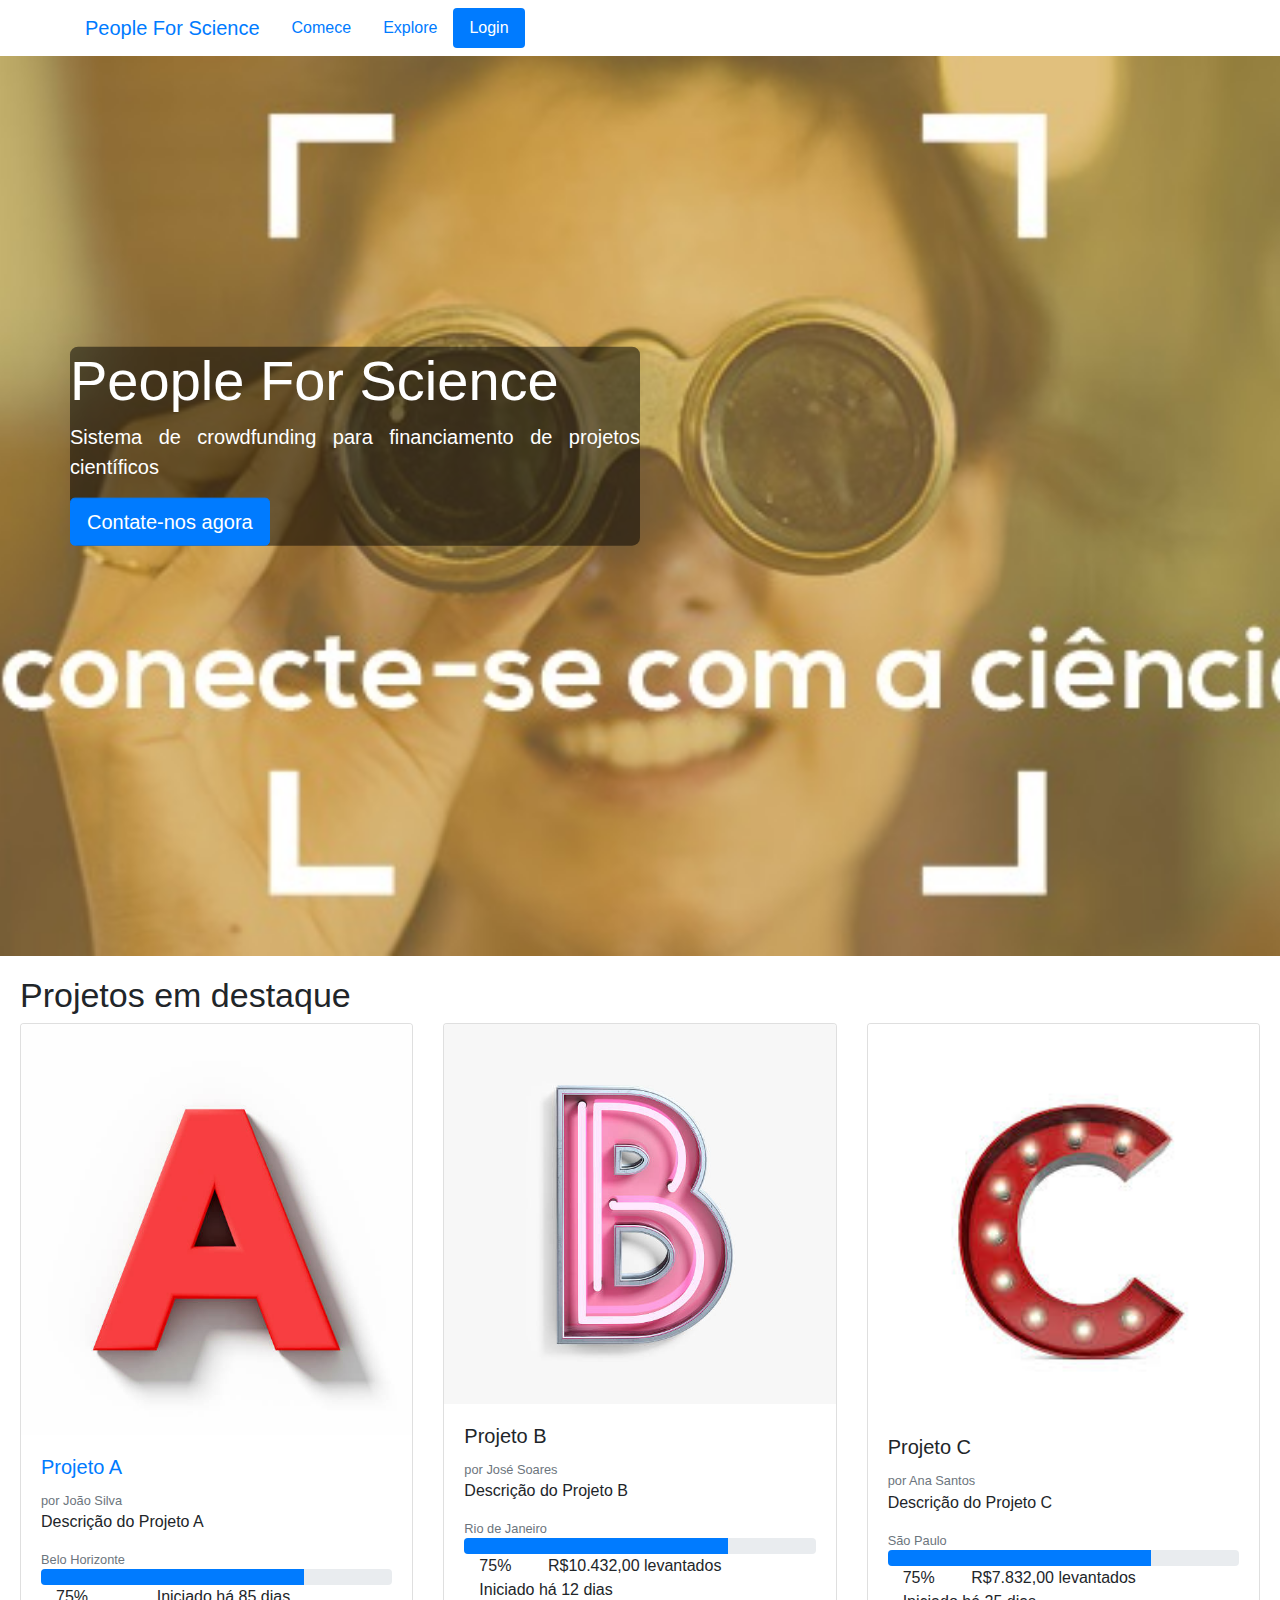
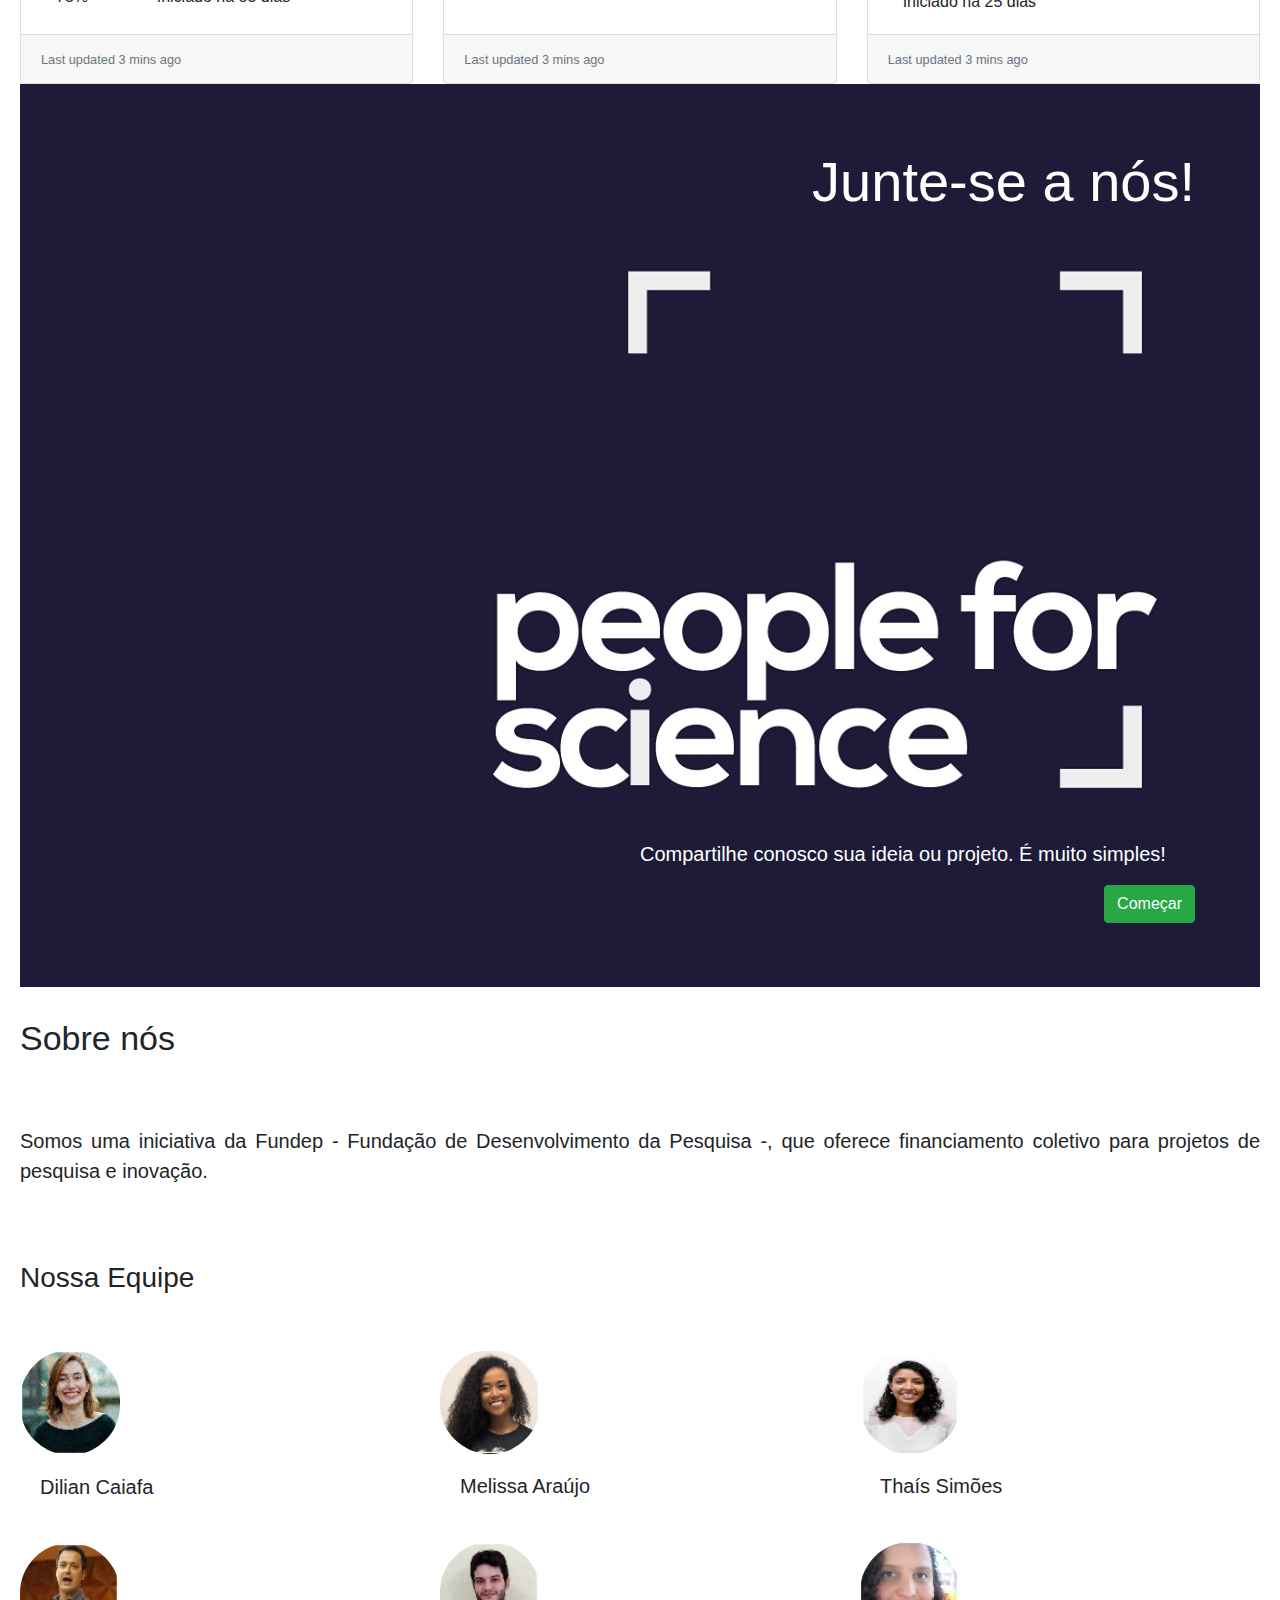
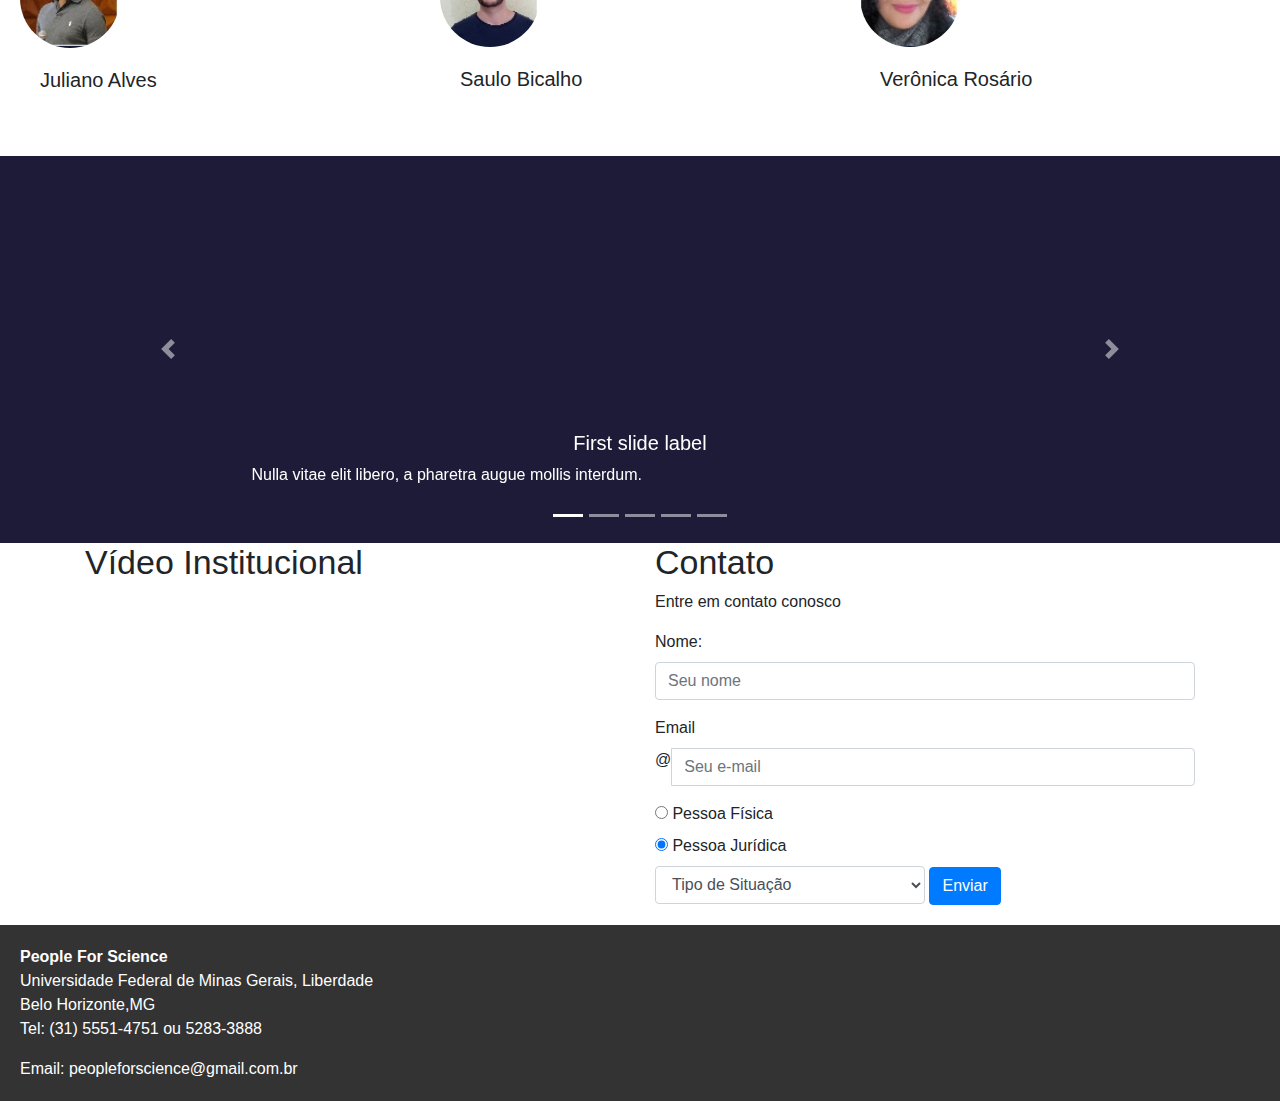
<file: index.html>
<!DOCTYPE html>
<html lang="en" dir="ltr">
  <head>
    <meta charset="utf-8">
    <link rel="stylesheet" href="https://stackpath.bootstrapcdn.com/bootstrap/4.3.1/css/bootstrap.min.css" integrity="sha384-ggOyR0iXCbMQv3Xipma34MD+dH/1fQ784/j6cY/iJTQUOhcWr7x9JvoRxT2MZw1T" crossorigin="anonymous">
    <link rel="stylesheet" type="text/css" href="estilos.css">
    <meta name="viewport" content="width=device-width, initial-scale=1">
    <script src="https://code.jquery.com/jquery-3.3.1.slim.min.js" integrity="sha384-q8i/X+965DzO0rT7abK41JStQIAqVgRVzpbzo5smXKp4YfRvH+8abtTE1Pi6jizo" crossorigin="anonymous"></script>
    <script src="https://cdnjs.cloudflare.com/ajax/libs/popper.js/1.14.7/umd/popper.min.js" integrity="sha384-UO2eT0CpHqdSJQ6hJty5KVphtPhzWj9WO1clHTMGa3JDZwrnQq4sF86dIHNDz0W1" crossorigin="anonymous"></script>
    <script src="https://stackpath.bootstrapcdn.com/bootstrap/4.3.1/js/bootstrap.min.js" integrity="sha384-JjSmVgyd0p3pXB1rRibZUAYoIIy6OrQ6VrjIEaFf/nJGzIxFDsf4x0xIM+B07jRM" crossorigin="anonymous"></script>


    <title>Home</title>
  </head>
  <body>

    <!--menu superior-->
    <nav class="navbar navbar-default">
        <div class="container">
          <ul class="nav nav-pills nav-fill">
            <a class="navbar-brand" href="index.html">People For Science</a>
            <li class="nav-item">
              <a class="nav-link" href="comece.html">Comece</a>
            </li>
            <li class="nav-item">
              <a class="nav-link" href="explore.html">Explore</a>
            </li>
            <li class="nav-item">
              <a class="nav-link active" href="login.html">Login</a>
            </li>
          </ul>
        </div>
    </nav>
    <!--fim menu superior-->

    <header>
          <div class="container peopleforscience-bannerWrapper">
            <div class="peopleforscience-banner">
              <h1 class="display-4">People For Science</h1>
              <p class="lead">Sistema de crowdfunding para financiamento de projetos científicos</p>
              <button class="btn btn-primary btn-lg" onclick="location.href = '#contato';">Contate-nos agora</button>
            </div>
          </div>
      </header>

      <div id="main">
        <h2 id="subtitulo">Projetos em destaque</h2>
        <!--card deck-->
        <div class="card-deck">

          <div class="card">
            <a href="projetoa.html"><img src="img/a.jpg" class="card-img-top"
              alt="..." ></a>
            <div class="card-body">
              <a href="projetoa.html"><h5 class="card-title">Projeto A</h5></a>
              <small  class="form-text text-muted">por João Silva</small>
              <p class="card-text">Descrição do Projeto A</p>
                <small  class="form-text text-muted">Belo Horizonte</small>
                <div class="progress">
                  <div class="progress-bar w-75" role="progressbar"
                  aria-valuenow="75" aria-valuemin="0" aria-valuemax="100"></div>
                </div>

                <!-- informacoes em 3 colunas-->
                <div class="container">
                  <div class="card-info">
                  75%
                  </div>
                  <div class="card-info"  id="demo1">
                    <script>
                      exibeValor();
                    </script>
                  </div>
                  <div class="card-info">
                    Iniciado há 85 dias
                  </div>
                </div>
                <!-- fim informacoes em 3 colunas-->
            </div>

            <div class="card-footer">
              <small class="text-muted">Last updated 3 mins ago</small>
            </div>
          </div>

          <div class="card" data-toggle="tooltip" data-placement="top" title="
          Para este MVP apenas o projeto A pode ser acessado. Agradecemos a compreensão.">
            <img src="img/b.jpg" class="card-img-top" alt="...">
            <div class="card-body">
              <h5 class="card-title">Projeto B</h5>
              <small  class="form-text text-muted">por José Soares</small>
              <p class="card-text">Descrição do Projeto B</p>
                <small  class="form-text text-muted">Rio de Janeiro</small>
                <div class="progress">
                  <div class="progress-bar w-75" role="progressbar"
                  aria-valuenow="75" aria-valuemin="0" aria-valuemax="100"></div>
                </div>

                <!-- informacoes em 3 colunas-->
                <div class="container">
                  <div class="card-info">
                  75%
                  </div>
                  <div class="card-info">
                    R$10.432,00 levantados
                  </div>
                  <div class="card-info">
                    Iniciado há 12 dias
                  </div>
                </div>
                <!-- fim informacoes em 3 colunas-->
            </div>

            <div class="card-footer">
              <small class="text-muted">Last updated 3 mins ago</small>
            </div>
          </div>

          <div class="card" data-toggle="tooltip" data-placement="top" title="
          Para este MVP apenas o projeto A pode ser acessado. Agradecemos a compreensão.">
            <img src="img/c.jpg" class="card-img-top" alt="...">
            <div class="card-body">
              <h5 class="card-title">Projeto C</h5>
              <small  class="form-text text-muted">por Ana Santos</small>
              <p class="card-text">Descrição do Projeto C</p>
                <small  class="form-text text-muted">São Paulo</small>
                <div class="progress">
                  <div class="progress-bar w-75" role="progressbar"
                  aria-valuenow="75" aria-valuemin="0" aria-valuemax="100"></div>
                </div>
                <!-- informacoes em 3 colunas-->
                <div class="container">
                  <div class="card-info">
                  75%
                  </div>
                  <div class="card-info">
                    R$7.832,00 levantados
                  </div>
                  <div class="card-info">
                    Iniciado há 25 dias
                  </div>
                </div>
                <!-- fim informacoes em 3 colunas-->
            </div>
            <div class="card-footer">
              <small class="text-muted">Last updated 3 mins ago</small>
            </div>
          </div>
        </div>
<!--fim do card deck-->

<div class="jumbotron jumbotron-fluid logo">
  <div class="container">
    <h1 class="display-4">Junte-se a nós!</h1>
    <div class="left">
      <img src="img/logo_texto.jpg" alt="">
    </div>
    <div class="right">
      <p class="lead">Compartilhe conosco sua ideia ou projeto. É muito simples!</p>
      <button class="btn btn-success btn" onclick="location.href = 'comece.html';">Começar</button>
    </div>
  </div>
</div>

        <h2 id="subtitulo">Sobre nós</h2>
        <p class="lead"><br><br>Somos uma iniciativa da Fundep - Fundação de Desenvolvimento da Pesquisa -,
          que oferece financiamento coletivo para projetos de pesquisa e inovação.<br><br><br> </p>
        <h3 id="subsubtitulo">Nossa Equipe</h3>
        <br><br>
        <!--inicio do card deck-->
        <div class="card-columns">

          <div class="card" id="card-avatar">
            <img id="avatar" src="img/p1.jpg" class="card-img-top"
              alt="..." >
            <div class="card-body">
              <h5 class="card-title">Dilian Caiafa</h5>
            </div>
          </div>
          <div class="card" id="card-avatar">
            <img id="avatar" src="img/p2.jpg" class="card-img-top"
              alt="..." >
            <div class="card-body">
              <h5 class="card-title">Juliano Alves</h5>
            </div>
          </div>
          <div class="card" id="card-avatar">
            <img id="avatar" src="img/p21.jpg" class="card-img-top"
              alt="..." >
            <div class="card-body">
              <h5 class="card-title">Melissa Araújo</h5>
            </div>
          </div>
          <div class="card" id="card-avatar">
            <img id="avatar" src="img/p3.jpg" class="card-img-top"
              alt="..." >
            <div class="card-body">
              <h5 class="card-title">Saulo Bicalho</h5>
            </div>
          </div>
          <div class="card" id="card-avatar">
            <img id="avatar" src="img/p5.jpg" class="card-img-top"
              alt="..." >
            <div class="card-body">
              <h5 class="card-title">Thaís Simões</h5>
            </div>
          </div>
          <div class="card" id="card-avatar">
            <img id="avatar" src="img/p4.jpg" class="card-img-top"
              alt="..." >
            <div class="card-body">
              <h5 class="card-title">Verônica Rosário</h5>
            </div>
          </div>
        </div>
      </div>
<!--fim main-->

      <div class="carrossel">
        <div class="container">

          <div class="bd-example">
  <div id="carouselExampleCaptions" class="carousel slide" data-ride="carousel">
    <ol class="carousel-indicators">
      <li data-target="#carouselExampleCaptions" data-slide-to="0" class="active"></li>
      <li data-target="#carouselExampleCaptions" data-slide-to="1"></li>
      <li data-target="#carouselExampleCaptions" data-slide-to="2"></li>
      <li data-target="#carouselExampleCaptions" data-slide-to="3"></li>
      <li data-target="#carouselExampleCaptions" data-slide-to="4"></li>
    </ol>
    <div class="carousel-inner">
      <div class="carousel-item active">
        <iframe src="https://www.facebook.com/plugins/post.php?href=https%3A%2F%2Fwww.facebook.com%2Fpeopleforsciencebr%2Fphotos%2Fa.224292461486709%2F281908692391752%2F%3Ftype%3D3&width=500" width="500" height="380" style="border:none;overflow:hidden" scrolling="no" frameborder="0" allowTransparency="true" allow="encrypted-media"></iframe>
        <div class="carousel-caption d-none d-md-block">
          <h5>First slide label</h5>
          <p>Nulla vitae elit libero, a pharetra augue mollis interdum.</p>
        </div>
      </div>
      <div class="carousel-item">
        <iframe src="https://www.facebook.com/plugins/post.php?href=https%3A%2F%2Fwww.facebook.com%2Fpeopleforsciencebr%2Fphotos%2Fa.224292461486709%2F281742125741742%2F%3Ftype%3D3&width=500" width="500" height="380" style="border:none;overflow:hidden" scrolling="no" frameborder="0" allowTransparency="true" allow="encrypted-media"></iframe>
        <div class="carousel-caption d-none d-md-block">
          <h5>Second slide label</h5>
          <p>Lorem ipsum dolor sit amet, consectetur adipiscing elit.</p>
        </div>
      </div>
      <div class="carousel-item">
        <iframe src="https://www.facebook.com/plugins/post.php?href=https%3A%2F%2Fwww.facebook.com%2Fpeopleforsciencebr%2Fphotos%2Fa.224292461486709%2F280071412575480%2F%3Ftype%3D3&width=500" width="500" height="626" style="border:none;overflow:hidden" scrolling="no" frameborder="0" allowTransparency="true" allow="encrypted-media"></iframe>
        <div class="carousel-caption d-none d-md-block">
          <h5>Third slide label</h5>
          <p>Praesent commodo cursus magna, vel scelerisque nisl consectetur.</p>
        </div>
      </div>
      <div class="carousel-item">
        <iframe src="https://www.facebook.com/plugins/post.php?href=https%3A%2F%2Fwww.facebook.com%2Fpeopleforsciencebr%2Fposts%2F337711550144799&width=500" width="500" height="650" style="border:none;overflow:hidden" scrolling="no" frameborder="0" allowTransparency="true" allow="encrypted-media"></iframe>
        <div class="carousel-caption d-none d-md-block">
          <h5>Third slide label</h5>
          <p>Praesent commodo cursus magna, vel scelerisque nisl consectetur.</p>
        </div>
      </div>
      <div class="carousel-item">
        <iframe src="https://www.facebook.com/plugins/post.php?href=https%3A%2F%2Fwww.facebook.com%2Fpeopleforsciencebr%2Fphotos%2Fa.337711530144801%2F337711570144797%2F%3Ftype%3D3&width=500" width="500" height="380" style="border:none;overflow:hidden" scrolling="no" frameborder="0" allowTransparency="true" allow="encrypted-media"></iframe>
        <div class="carousel-caption d-none d-md-block">
          <h5>Third slide label</h5>
          <p>Praesent commodo cursus magna, vel scelerisque nisl consectetur.</p>
        </div>
      </div>
    </div>
    <a class="carousel-control-prev" href="#carouselExampleCaptions" role="button" data-slide="prev">
      <span class="carousel-control-prev-icon" aria-hidden="true"></span>
      <span class="sr-only">Previous</span>
    </a>
    <a class="carousel-control-next" href="#carouselExampleCaptions" role="button" data-slide="next">
      <span class="carousel-control-next-icon" aria-hidden="true"></span>
      <span class="sr-only">Next</span>
    </a>
  </div>
</div>
        </div>
      </div>





<!-- container para secoes video e contato-->
      <div class="container">
        <div class="row">

<!-- secao video Institucional-->
          <section id="videos" class="col-sm-6">
            <h2 id="subtitulo">Vídeo Institucional</h2>
            <div class="embed-responsive embed-responsive-16by9">
              <iframe src="https://www.facebook.com/plugins/video.php?href=https%3A%2F%2Fwww.facebook.com%2Fpeopleforsciencebr%2Fvideos%2F224346284814660%2F&show_text=0&width=560" width="560" height="315"
              style="border:none;overflow:hidden" scrolling="no" frameborder="0"
               allowTransparency="true" allowFullScreen="true" SameSite=None></iframe>
            </div>
          </section>

<!-- secao contato-->
          <section id="contato" class="col-sm-6">
            <h2 id="subtitulo">Contato</h2>
            <p>Entre em contato conosco</p>

            <form>
              <div class="form-group">
                <label for="contato-name"> Nome:</label>
                <input class="form-control" id="contato-name" type="text"
                placeholder="Seu nome">
              </div>

              <div class="form-group">
                <label for="contato-email">Email</label>
                <div class="input-group">
                  <div class="input-group-addon">@ </div>
                    <input type="email" class="form-control" id="contato-email"
                    placeholder="Seu e-mail">
                  </div>
                </div>

                <div class="grupo-radio">
                  <div class="radio">
                    <label>
                      <input type="radio" name="tipo-pessoa"
                      checked> Pessoa Física
                    </label>
                  </div>
                  <div class="radio">
                    <label>
                      <input type="radio" name="tipo-pessoa"
                      checked> Pessoa Jurídica
                    </label>
                  </div>
                </div>

                <select class="contato-select form-control">
                  <option disabled selected>Tipo de Situação</option>
                  <option>Consultoria</option>
                  <option>Estudo dirigido</option>
                  <option>Palestra</option>
                </select>

                <!-- Button trigger modal -->
                <button type="button" class="btn btn-primary" data-toggle="modal" data-target="#janela-contato">
                  Enviar
                </button>

                <!-- Modal -->
                <div class="modal fade" id="janela-contato" tabindex="-1" role="dialog" aria-labelledby="exampleModalLabel" aria-hidden="true">
                  <div class="modal-dialog" role="document">
                    <div class="modal-content">
                      <div class="modal-header">
                        <h5 class="modal-title" id="exampleModalLabel">Mensagem
                        da nossa Equipe</h5>
                        <button type="button" class="close" data-dismiss="modal" aria-label="Close">
                          <span aria-hidden="true">&times;</span>
                        </button>
                      </div>
                      <div class="modal-body">
                        <p>No momento a funcionalidade de "Contato" ainda está
                        em fase de implementação. Neste MVP você ainda pode
                      começar um projeto (clicando em "Comece") ou explorar
                    aqueles já existentes (clicando em "Explore"). <br><br>
                    Agradecemos a sua compreensão. Em breve teremos novidades
                  em nosso site!</p>
                      </div>
                      <div class="modal-footer">
                        <button type="button" class="btn btn-success"
                        data-dismiss="modal" >
                        Ok, entendi</button>
                      </div>
                    </div>
                  </div>
                </div>
                <!--Fim Modal -->

              </form>
            </section>
            <!-- fim secao contato-->

          </div>
        </div>

<!-- fim container para secoes video e contato-->

    <footer>
      <address>
          <strong>People For Science</strong><br>
          Universidade Federal de Minas Gerais, Liberdade<br>
          Belo Horizonte,MG<br>
          Tel: (31) 5551-4751 ou 5283-3888
      </address>
      <address>
           Email: peopleforscience@gmail.com.br
      </address>
    </footer>



  </body>
</html>
</file>
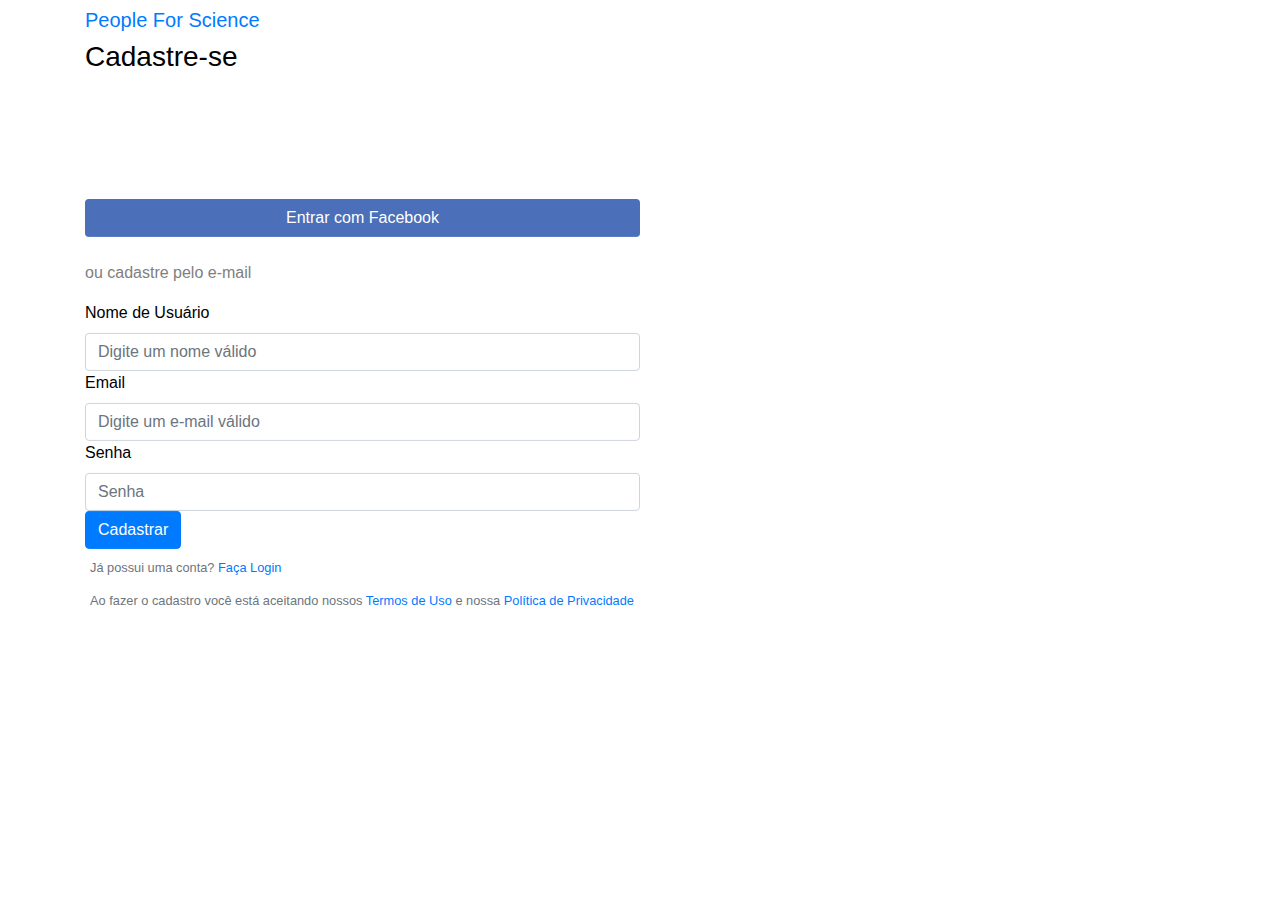
<file: cadastro.html>
<!DOCTYPE html>
<html lang="en" dir="ltr">
  <head>
    <meta charset="utf-8">
    <link rel="stylesheet" href="https://stackpath.bootstrapcdn.com/bootstrap/4.3.1/css/bootstrap.min.css" integrity="sha384-ggOyR0iXCbMQv3Xipma34MD+dH/1fQ784/j6cY/iJTQUOhcWr7x9JvoRxT2MZw1T" crossorigin="anonymous">
    <link rel="stylesheet" type="text/css" href="estilos.css">
    <meta name="viewport" content="width=device-width, initial-scale=1">
    <script src="https://code.jquery.com/jquery-3.3.1.slim.min.js" integrity="sha384-q8i/X+965DzO0rT7abK41JStQIAqVgRVzpbzo5smXKp4YfRvH+8abtTE1Pi6jizo" crossorigin="anonymous"></script>
    <script src="https://cdnjs.cloudflare.com/ajax/libs/popper.js/1.14.7/umd/popper.min.js" integrity="sha384-UO2eT0CpHqdSJQ6hJty5KVphtPhzWj9WO1clHTMGa3JDZwrnQq4sF86dIHNDz0W1" crossorigin="anonymous"></script>
    <script src="https://stackpath.bootstrapcdn.com/bootstrap/4.3.1/js/bootstrap.min.js" integrity="sha384-JjSmVgyd0p3pXB1rRibZUAYoIIy6OrQ6VrjIEaFf/nJGzIxFDsf4x0xIM+B07jRM" crossorigin="anonymous"></script>

    <title>Cadastro</title>
  </head>
  <body>

    <div class="cadastro">
      <div class="container cadastro-bannerWrapper">
        <a class="navbar-brand" href="index.html">People For Science</a>
        <h3>Cadastre-se</h3>
        <div class="cadastro-banner">
          <form>
            <div class="form-group">

              <button type="button" class="btn facebook">Entrar com Facebook</button>
              <p id="secondary-text"><br>ou cadastre pelo e-mail</p>

              <label for="projeto-name">Nome de Usuário</label>
              <input class="form-control" type="text"
              placeholder="Digite um nome válido">

              <label for="projeto-exampleInputEmail">Email</label>
              <input class="form-control" id="exampleInputEmail" type="text"
              placeholder="Digite um e-mail válido">

              <label for="password">Senha</label>
              <input type="password" class="form-control" placeholder="Senha">

              <!-- Button trigger modal -->
              <button type="button" class="btn btn-primary" data-toggle="modal"
              data-target="#janela-contato">Cadastrar</button>

              <small id="espacado" class="form-text text-muted">Já possui uma
                conta? <a href="login.html">Faça Login</a> </small>
              <small id="espacado" class="form-text text-muted">Ao fazer o
                cadastro você está aceitando nossos <a href="termos.html">Termos
                   de Uso</a> e nossa <a href="politica.html">Política de
                   Privacidade</a> </small>
            </form>

            </div>
        </div>
      </div>
      <!-- Modal -->
      <div class="modal fade" id="janela-contato" tabindex="-1" role="dialog" aria-labelledby="exampleModalLabel" aria-hidden="true">
        <div class="modal-dialog" role="document">
          <div class="modal-content">
            <div class="modal-header">
              <h5 class="modal-title" id="exampleModalLabel">Mensagem
              da nossa Equipe</h5>
              <button type="button" class="close" data-dismiss="modal" aria-label="Close">
                <span aria-hidden="true">&times;</span>
              </button>
            </div>
            <div class="modal-body">
              <p>No momento a funcionalidade de "Cadastro" ainda está
              em fase de implementação. Neste MVP você ainda pode
            começar um projeto (clicando em "Comece") ou explorar
          aqueles já existentes (clicando em "Explore"). <br><br>
          Agradecemos a sua compreensão. Em breve teremos novidades
        em nosso site!</p>
            </div>
            <div class="modal-footer">
              <button type="button" class="btn btn-success"
              data-dismiss="modal" onclick="location.href = 'index.html';">
              Ok, entendi</button>
            </div>
          </div>
        </div>
      </div>
      <!--Fim Modal -->

  </body>
</html>
</file>
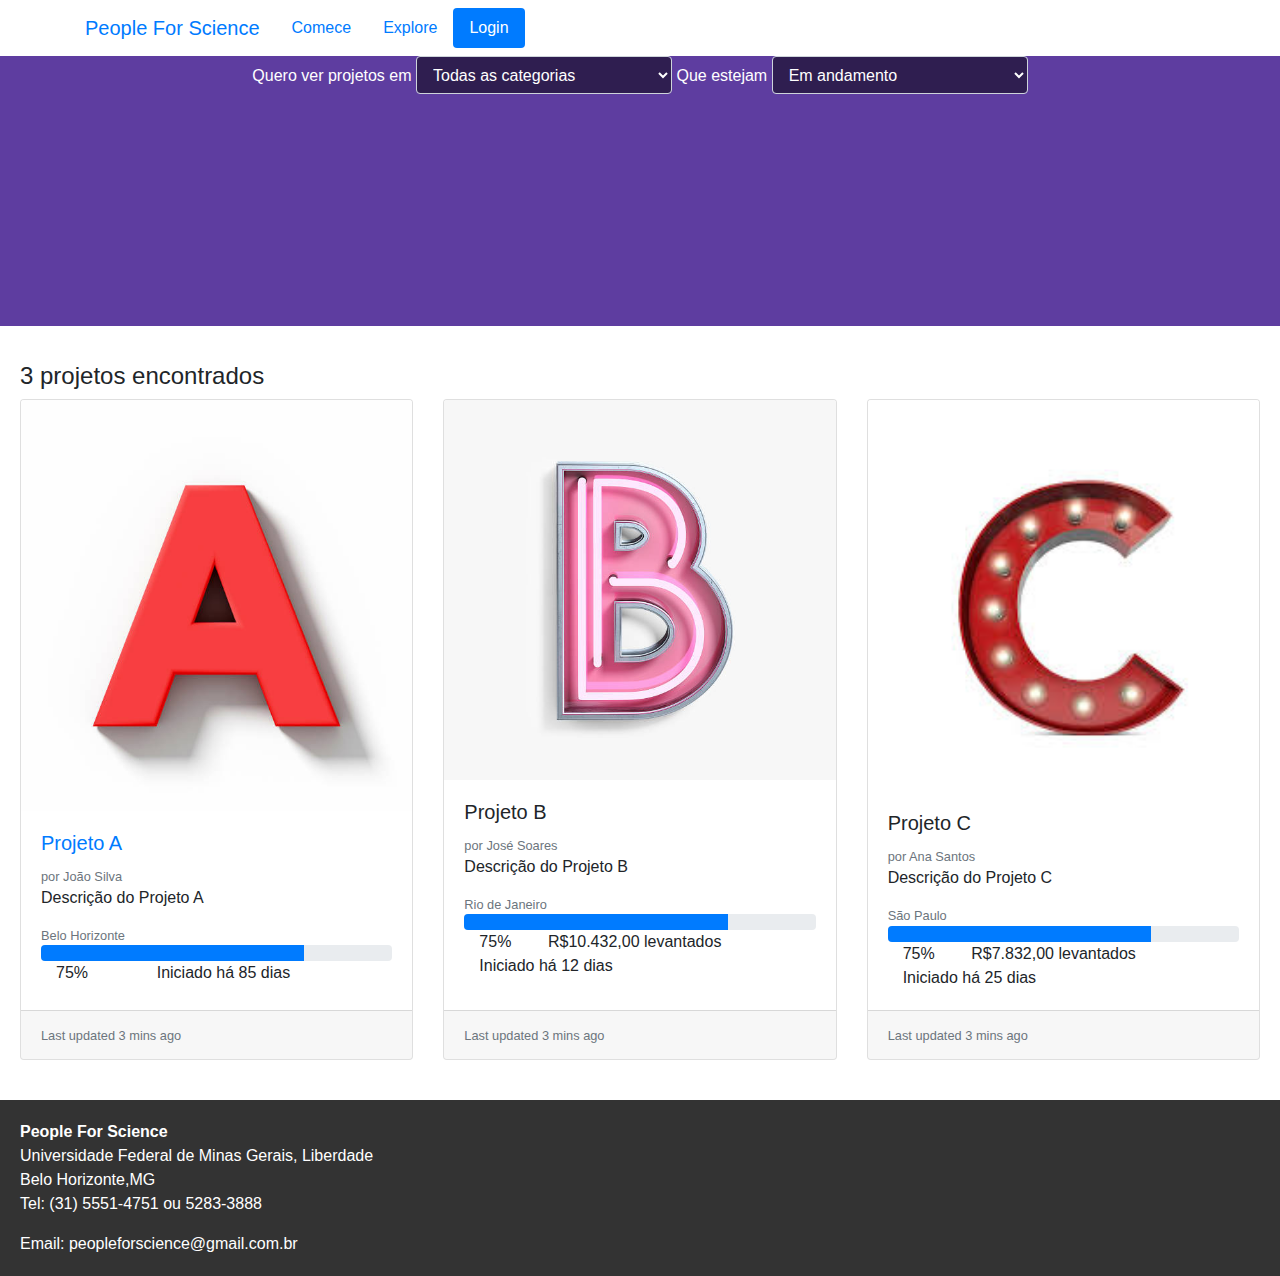
<file: explore.html>
<!DOCTYPE html>
<html lang="en" dir="ltr">
  <head>
    <meta charset="utf-8">
    <link rel="stylesheet" href="https://stackpath.bootstrapcdn.com/bootstrap/4.3.1/css/bootstrap.min.css" integrity="sha384-ggOyR0iXCbMQv3Xipma34MD+dH/1fQ784/j6cY/iJTQUOhcWr7x9JvoRxT2MZw1T" crossorigin="anonymous">
    <link rel="stylesheet" type="text/css" href="estilos.css">
    <meta name="viewport" content="width=device-width, initial-scale=1">
    <script src="https://code.jquery.com/jquery-3.3.1.slim.min.js" integrity="sha384-q8i/X+965DzO0rT7abK41JStQIAqVgRVzpbzo5smXKp4YfRvH+8abtTE1Pi6jizo" crossorigin="anonymous"></script>
    <script src="https://cdnjs.cloudflare.com/ajax/libs/popper.js/1.14.7/umd/popper.min.js" integrity="sha384-UO2eT0CpHqdSJQ6hJty5KVphtPhzWj9WO1clHTMGa3JDZwrnQq4sF86dIHNDz0W1" crossorigin="anonymous"></script>
    <script src="https://stackpath.bootstrapcdn.com/bootstrap/4.3.1/js/bootstrap.min.js" integrity="sha384-JjSmVgyd0p3pXB1rRibZUAYoIIy6OrQ6VrjIEaFf/nJGzIxFDsf4x0xIM+B07jRM" crossorigin="anonymous"></script>
    <script type="text/javascript" src="app.js" > </script>

    <title>Explore</title>
  </head>
  <body>
    <!--menu superior-->
    <nav class="navbar navbar-default">
        <div class="container">
          <ul class="nav nav-pills nav-fill">
            <a class="navbar-brand" href="index.html">People For Science</a>
            <li class="nav-item">
              <a class="nav-link" href="comece.html">Comece</a>
            </li>
            <li class="nav-item">
              <a class="nav-link" href="explore.html">Explore</a>
            </li>
            <li class="nav-item">
              <a class="nav-link active" href="login.html">Login</a>
            </li>
          </ul>
        </div>
    </nav>
    <!--fim menu superior-->

    <div class="exploreHeader">

          <label>Quero ver projetos em</label>
          <select class=" form-control explore-select">

            <option selected>Todas as categorias</option>
            <option>Ciências Biológicas e da Saúde</option>
            <option>Ciências Exatas e da Terra</option>
            <option>Ciências Sociais</option>
            <option>Ciências Sociais Aplicadas</option>
            <option>Engenharias</option>
            <option>Linguística, Letras e Artes</option>
          </select>
          <label>Que estejam</label>
          <select class=" form-control explore-select">

            <option selected>Em andamento</option>
            <option>Finalizando</option>
            <option>Finalizados</option>
            <option>Recém-adicionados</option>
          </select>
      </div>



      <!--secao principal-->
      <div id="main">

        <p></p>
        <h4>3 projetos encontrados</h4>

        <!--card deck-->
        <div class="card-deck">

          <div class="card">
            <a href="projetoa.html"><img src="img/a.jpg" class="card-img-top"
              alt="..." ></a>
            <div class="card-body">
              <a href="projetoa.html"><h5 class="card-title">Projeto A</h5></a>
              <small  class="form-text text-muted">por João Silva</small>
              <p class="card-text">Descrição do Projeto A</p>
                <small  class="form-text text-muted">Belo Horizonte</small>
                <div class="progress">
                  <div class="progress-bar w-75" role="progressbar"
                  aria-valuenow="75" aria-valuemin="0" aria-valuemax="100"></div>
                </div>

                <!-- informacoes em 3 colunas-->
                <div class="container">
                  <div class="card-info">
                  75%
                  </div>
                  <div class="card-info"  id="demo1">
                    <script>
                      exibeValor();
                    </script>
                  </div>
                  <div class="card-info">
                    Iniciado há 85 dias
                  </div>
                </div>
                <!-- fim informacoes em 3 colunas-->
            </div>

            <div class="card-footer">
              <small class="text-muted">Last updated 3 mins ago</small>
            </div>
          </div>


          <div class="card" data-toggle="tooltip" data-placement="top" title="
          Para este MVP apenas o projeto A pode ser acessado. Agradecemos a compreensão.">
            <img src="img/b.jpg" class="card-img-top" alt="...">
            <div class="card-body">
              <h5 class="card-title">Projeto B</h5>
              <small  class="form-text text-muted">por José Soares</small>
              <p class="card-text">Descrição do Projeto B</p>
                <small  class="form-text text-muted">Rio de Janeiro</small>
                <div class="progress">
                  <div class="progress-bar w-75" role="progressbar"
                  aria-valuenow="75" aria-valuemin="0" aria-valuemax="100"></div>
                </div>

                <!-- informacoes em 3 colunas-->
                <div class="container">
                  <div class="card-info">
                  75%
                  </div>
                  <div class="card-info">
                    R$10.432,00 levantados
                  </div>
                  <div class="card-info">
                    Iniciado há 12 dias
                  </div>
                </div>
                <!-- fim informacoes em 3 colunas-->
            </div>

            <div class="card-footer">
              <small class="text-muted">Last updated 3 mins ago</small>
            </div>
          </div>


          <div class="card" data-toggle="tooltip" data-placement="top" title="
          Para este MVP apenas o projeto A pode ser acessado. Agradecemos a compreensão.">
            <img src="img/c.jpg" class="card-img-top" alt="...">
            <div class="card-body">
              <h5 class="card-title">Projeto C</h5>
              <small  class="form-text text-muted">por Ana Santos</small>
              <p class="card-text">Descrição do Projeto C</p>
                <small  class="form-text text-muted">São Paulo</small>
                <div class="progress">
                  <div class="progress-bar w-75" role="progressbar"
                  aria-valuenow="75" aria-valuemin="0" aria-valuemax="100"></div>
                </div>
                <!-- informacoes em 3 colunas-->
                <div class="container">
                  <div class="card-info">
                  75%
                  </div>
                  <div class="card-info">
                    R$7.832,00 levantados
                  </div>
                  <div class="card-info">
                    Iniciado há 25 dias
                  </div>
                </div>
                <!-- fim informacoes em 3 colunas-->
            </div>
            <div class="card-footer">
              <small class="text-muted">Last updated 3 mins ago</small>
            </div>
          </div>
        </div>
<!--fim do card deck-->


      </div>

<!---rodape------>
    <footer>
      <address>
          <strong>People For Science</strong><br>
          Universidade Federal de Minas Gerais, Liberdade<br>
          Belo Horizonte,MG<br>
          Tel: (31) 5551-4751 ou 5283-3888
      </address>
      <address>
           Email: peopleforscience@gmail.com.br
      </address>
    </footer>



  </body>
</html>
</file>
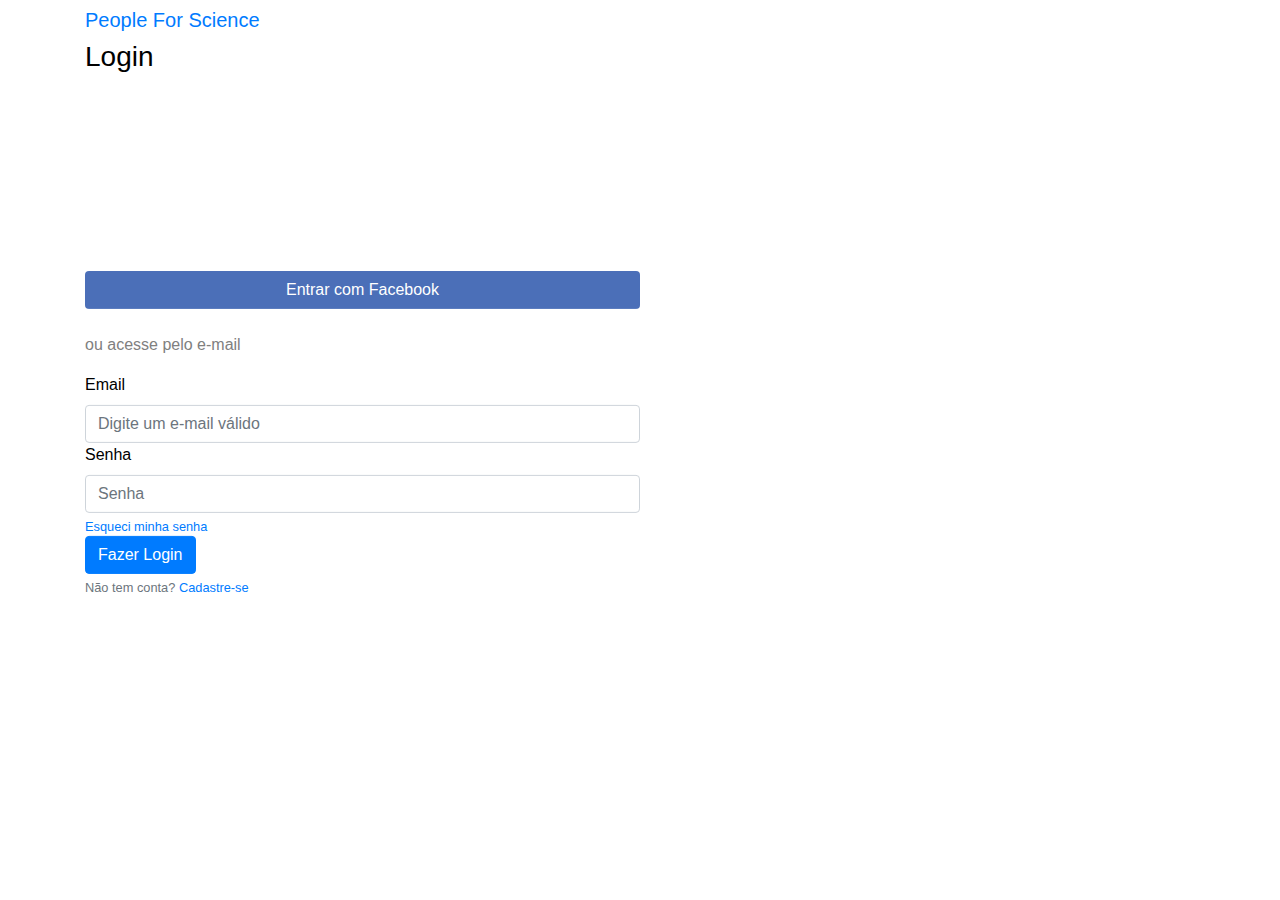
<file: login.html>
<!DOCTYPE html>
<html lang="en" dir="ltr">
  <head>
    <meta charset="utf-8">
    <link rel="stylesheet" href="https://stackpath.bootstrapcdn.com/bootstrap/4.3.1/css/bootstrap.min.css" integrity="sha384-ggOyR0iXCbMQv3Xipma34MD+dH/1fQ784/j6cY/iJTQUOhcWr7x9JvoRxT2MZw1T" crossorigin="anonymous">
    <link rel="stylesheet" type="text/css" href="estilos.css">
    <meta name="viewport" content="width=device-width, initial-scale=1">
    <script src="https://code.jquery.com/jquery-3.3.1.slim.min.js" integrity="sha384-q8i/X+965DzO0rT7abK41JStQIAqVgRVzpbzo5smXKp4YfRvH+8abtTE1Pi6jizo" crossorigin="anonymous"></script>
    <script src="https://cdnjs.cloudflare.com/ajax/libs/popper.js/1.14.7/umd/popper.min.js" integrity="sha384-UO2eT0CpHqdSJQ6hJty5KVphtPhzWj9WO1clHTMGa3JDZwrnQq4sF86dIHNDz0W1" crossorigin="anonymous"></script>
    <script src="https://stackpath.bootstrapcdn.com/bootstrap/4.3.1/js/bootstrap.min.js" integrity="sha384-JjSmVgyd0p3pXB1rRibZUAYoIIy6OrQ6VrjIEaFf/nJGzIxFDsf4x0xIM+B07jRM" crossorigin="anonymous"></script>

    <title>Login</title>
  </head>
  <body>

    <div class="login">
      <div class="container login-bannerWrapper">
        <a class="navbar-brand" href="index.html">People For Science</a>
        <h3>Login</h3>
        <div class="login-banner">
          <form>
            <div class="form-group">

              <button type="button" class="btn facebook">Entrar com Facebook</button>

              <p id="secondary-text"><br>ou acesse pelo e-mail</p>
              <label for="projeto-name">Email</label>
              <input class="form-control" id="exampleInputEmail" type="text"
              placeholder="Digite um e-mail válido">

              <label for="password">Senha</label>
              <input type="password" class="form-control" id="exampleInputPassword1" aria-describedby="senhaHelp" placeholder="Senha">
              <small id="senhaHelp" class="form-text text-muted"><a href="#">Esqueci minha senha</a> </small>

              <!-- Button trigger modal -->
              <button type="button" class="btn btn-primary" data-toggle="modal"
              data-target="#janela-contato">Fazer Login</button>
              <small id="cadastroHelp" class="form-text text-muted">Não tem conta? <a href="cadastro.html">Cadastre-se</a> </small>
            </form>


        </div>
      </div>

      <!-- Modal -->
      <div class="modal fade" id="janela-contato" tabindex="-1" role="dialog" aria-labelledby="exampleModalLabel" aria-hidden="true">
        <div class="modal-dialog" role="document">
          <div class="modal-content">
            <div class="modal-header">
              <h5 class="modal-title" id="exampleModalLabel">Mensagem
              da nossa Equipe</h5>
              <button type="button" class="close" data-dismiss="modal" aria-label="Close">
                <span aria-hidden="true">&times;</span>
              </button>
            </div>
            <div class="modal-body">
              <p>No momento a funcionalidade de "Login" ainda está
              em fase de implementação. Neste MVP você ainda pode
            começar um projeto (clicando em "Comece") ou explorar
          aqueles já existentes (clicando em "Explore"). <br><br>
          Agradecemos a sua compreensão. Em breve teremos novidades
        em nosso site!</p>
            </div>
            <div class="modal-footer">
              <button type="button" class="btn btn-success"
              data-dismiss="modal" onclick="location.href = 'index.html';">
              Ok, entendi</button>
            </div>
          </div>
        </div>
      </div>
      <!--Fim Modal -->


  </body>
</html>
</file>
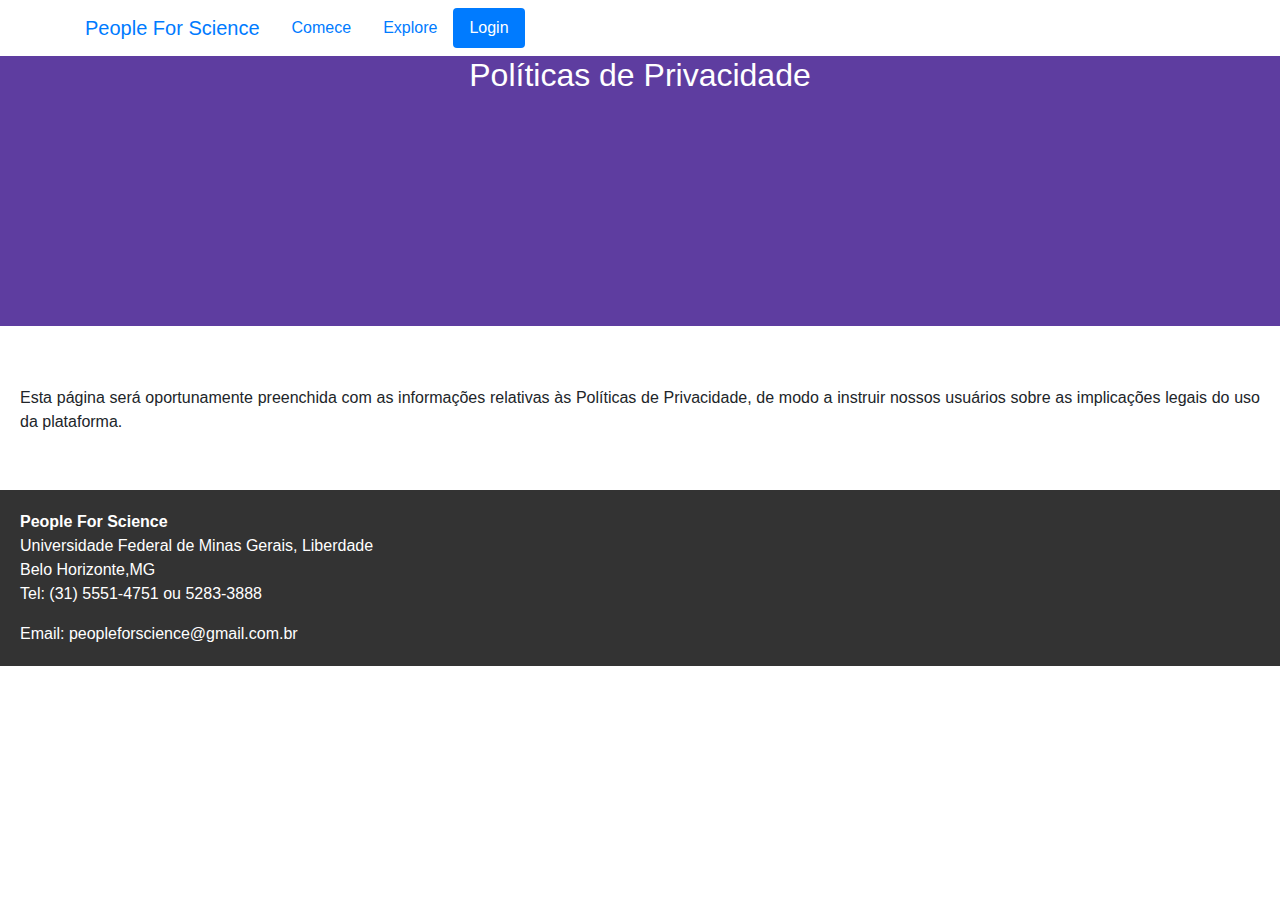
<file: politica.html>
<!DOCTYPE html>
<html lang="en" dir="ltr">
  <head>
    <meta charset="utf-8">
    <link rel="stylesheet" href="https://stackpath.bootstrapcdn.com/bootstrap/4.3.1/css/bootstrap.min.css" integrity="sha384-ggOyR0iXCbMQv3Xipma34MD+dH/1fQ784/j6cY/iJTQUOhcWr7x9JvoRxT2MZw1T" crossorigin="anonymous">
    <link rel="stylesheet" type="text/css" href="estilos.css">
    <meta name="viewport" content="width=device-width, initial-scale=1">
    <script src="https://code.jquery.com/jquery-3.3.1.slim.min.js" integrity="sha384-q8i/X+965DzO0rT7abK41JStQIAqVgRVzpbzo5smXKp4YfRvH+8abtTE1Pi6jizo" crossorigin="anonymous"></script>
    <script src="https://cdnjs.cloudflare.com/ajax/libs/popper.js/1.14.7/umd/popper.min.js" integrity="sha384-UO2eT0CpHqdSJQ6hJty5KVphtPhzWj9WO1clHTMGa3JDZwrnQq4sF86dIHNDz0W1" crossorigin="anonymous"></script>
    <script src="https://stackpath.bootstrapcdn.com/bootstrap/4.3.1/js/bootstrap.min.js" integrity="sha384-JjSmVgyd0p3pXB1rRibZUAYoIIy6OrQ6VrjIEaFf/nJGzIxFDsf4x0xIM+B07jRM" crossorigin="anonymous"></script>


    <title>Políticas de Privacidade</title>
  </head>
  <body>
    <!--menu superior-->
    <nav class="navbar navbar-default">
        <div class="container">
          <ul class="nav nav-pills nav-fill">
            <a class="navbar-brand" href="index.html">People For Science</a>
            <li class="nav-item">
              <a class="nav-link" href="comece.html">Comece</a>
            </li>
            <li class="nav-item">
              <a class="nav-link" href="explore.html">Explore</a>
            </li>
            <li class="nav-item">
              <a class="nav-link active" href="login.html">Login</a>
            </li>
          </ul>
        </div>
    </nav>
    <!--fim menu superior-->

    <div class="alternativeHeader">


          <h2>Políticas de Privacidade</h2>
      </div>
      <div id="main">
        <p></p>
        <p><br> Esta página será oportunamente preenchida com as informações relativas
        às Políticas de Privacidade, de modo a instruir nossos usuários sobre as
        implicações legais do uso da plataforma.</p>
      </div>

<!---rodape------>
    <footer>
      <address>
          <strong>People For Science</strong><br>
          Universidade Federal de Minas Gerais, Liberdade<br>
          Belo Horizonte,MG<br>
          Tel: (31) 5551-4751 ou 5283-3888
      </address>
      <address>
           Email: peopleforscience@gmail.com.br
      </address>
    </footer>



  </body>
</html>
</file>
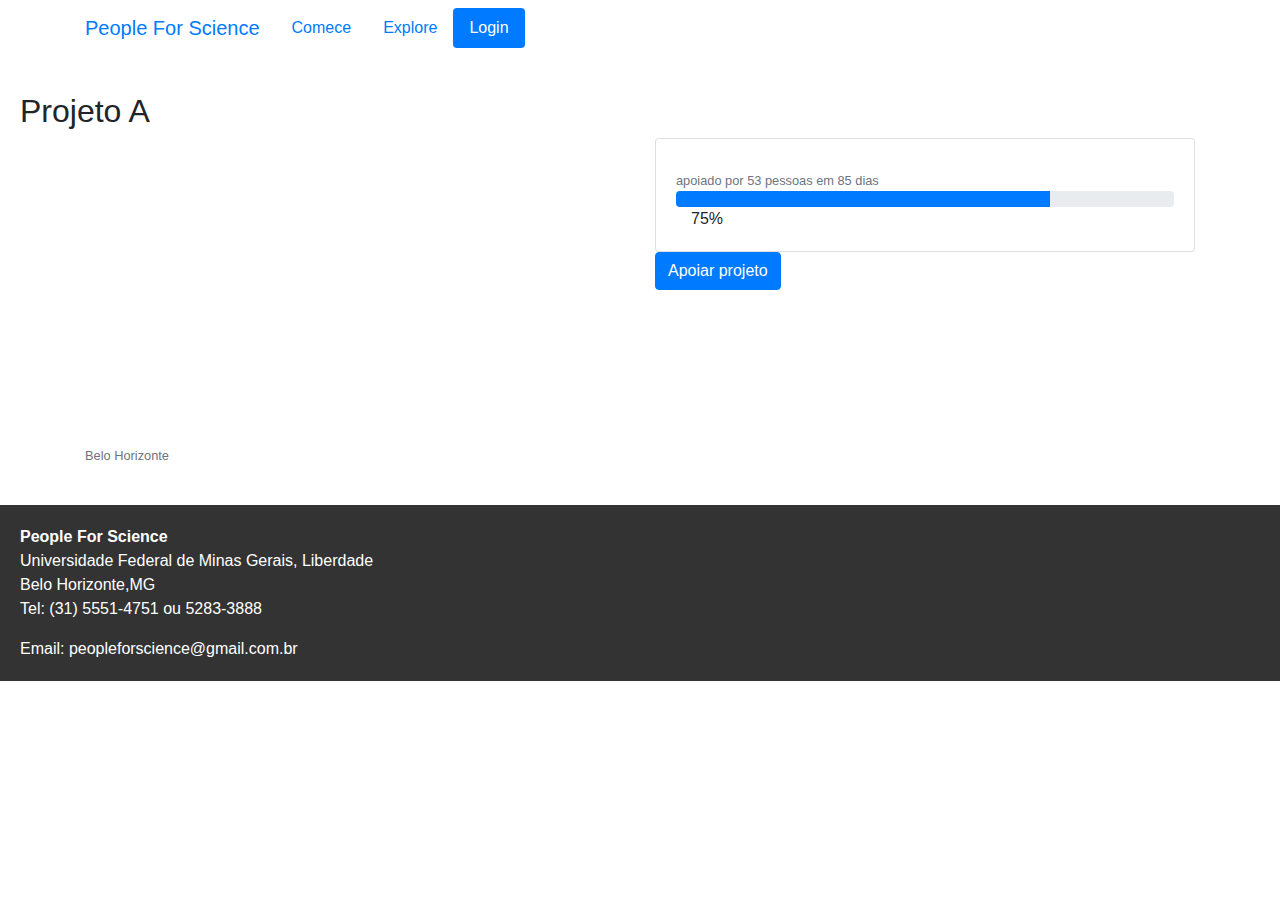
<file: projetoa.html>
<!DOCTYPE html>
<html lang="en" dir="ltr">
  <head>
    <meta charset="utf-8">
    <link rel="stylesheet" href="https://stackpath.bootstrapcdn.com/bootstrap/4.3.1/css/bootstrap.min.css" integrity="sha384-ggOyR0iXCbMQv3Xipma34MD+dH/1fQ784/j6cY/iJTQUOhcWr7x9JvoRxT2MZw1T" crossorigin="anonymous">
    <link rel="stylesheet" type="text/css" href="estilos.css">
    <meta name="viewport" content="width=device-width, initial-scale=1">
    <script src="https://code.jquery.com/jquery-3.3.1.slim.min.js" integrity="sha384-q8i/X+965DzO0rT7abK41JStQIAqVgRVzpbzo5smXKp4YfRvH+8abtTE1Pi6jizo" crossorigin="anonymous"></script>
    <script src="https://cdnjs.cloudflare.com/ajax/libs/popper.js/1.14.7/umd/popper.min.js" integrity="sha384-UO2eT0CpHqdSJQ6hJty5KVphtPhzWj9WO1clHTMGa3JDZwrnQq4sF86dIHNDz0W1" crossorigin="anonymous"></script>
    <script src="https://stackpath.bootstrapcdn.com/bootstrap/4.3.1/js/bootstrap.min.js" integrity="sha384-JjSmVgyd0p3pXB1rRibZUAYoIIy6OrQ6VrjIEaFf/nJGzIxFDsf4x0xIM+B07jRM" crossorigin="anonymous"></script>
    <script type="text/javascript" src="app.js" > </script>


    <title>Explore</title>
  </head>
  <body>
    <!--menu superior-->
    <nav class="navbar navbar-default">
        <div class="container">
          <ul class="nav nav-pills nav-fill">
            <a class="navbar-brand" href="index.html">People For Science</a>
            <li class="nav-item">
              <a class="nav-link" href="comece.html">Comece</a>
            </li>
            <li class="nav-item">
              <a class="nav-link" href="explore.html">Explore</a>
            </li>
            <li class="nav-item">
              <a class="nav-link active" href="login.html">Login</a>
            </li>
          </ul>
        </div>
    </nav>
    <!--fim menu superior-->

      <div id="main">

        <p></p>
        <h2>Projeto A</h2>


        <!-- container para secoes video e descricao-->
              <div class="container">
                <div class="row">

        <!-- secao video Institucional-->
                  <section id="videos" class="col-sm-6">
                    <div class="embed-responsive embed-responsive-16by9">
                      <iframe src="https://www.facebook.com/plugins/video.php?href=https%3A%2F%2Fwww.facebook.com%2Fpeopleforsciencebr%2Fvideos%2F224346284814660%2F&show_text=0&width=560" width="560" height="315"
                      style="border:none;overflow:hidden" scrolling="no" frameborder="0"
                       allowTransparency="true" allowFullScreen="true" SameSite=None></iframe>
                    </div>
                    <small  class="form-text text-muted">Belo Horizonte</small>
                  </section>

        <!-- secao descricao-->
                  <section id="contato" class="col-sm-6">
                    <!-- fim secao contato-->
                    <div class="card">
                      <div class="card-body">
                        <h3 class="card-title" id="demo1"></h3>
                        <script>
                          exibeValor();
                        </script>
                        <small  class="form-text text-muted">apoiado por 53
                          pessoas em 85 dias</small>
                          <div class="progress">
                            <div class="progress-bar w-75" role="progressbar"
                            aria-valuenow="75" aria-valuemin="0" aria-valuemax="100"></div>
                          </div>
                          <!-- informacoes em 3 colunas-->
                          <div class="container">
                            <div class="card-info">
                            75%
                            </div>
                          </div>
                          <!-- fim informacoes em 3 colunas-->
                      </div>
                    </div>

                    <!-- Button trigger modal -->
                    <button type="button" class="btn btn-primary" data-toggle="modal" data-target="#janela-pgto">
                      Apoiar projeto
                    </button>

                    <!-- Modal -->
                    <div class="modal fade" id="janela-pgto" tabindex="-1" role="dialog" aria-labelledby="exampleModalLabel" aria-hidden="true">
                      <div class="modal-dialog" role="document">
                        <div class="modal-content">
                          <div class="modal-header">
                            <h5 class="modal-title" id="exampleModalLabel">Escolha o valor do apoio</h5>
                            <button type="button" class="close" data-dismiss="modal" aria-label="Close">
                              <span aria-hidden="true">&times;</span>
                            </button>
                          </div>
                          <div class="modal-body">

                            <div class="radio">
                              <label>
                                <input type="radio" name="tipo-pessoa"
                                > Depósito bancário
                              </label>

                              <small  class="form-text text-muted">Valor do apoio</small>
                              <input type="number" id="atualizadorValor"
                               placeholder="Digite o valor do apoio (R$)"</input>
                            </div>
                          </div>
                          <div class="modal-footer">
                            <button type="button" class="btn btn-secondary"
                            data-dismiss="modal">Cancelar</button>
                            <button type="button" class="btn btn-primary"
                            data-toggle="modal" data-target="#janela-ok"
                            data-dismiss="modal" onclick="atualizaValor()">
                            Confirmar</button>
                          </div>
                        </div>
                      </div>
                    </div>
                    <!--Fim Modal -->

                    <!-- Modal -->
                    <div class="modal fade" id="janela-ok" tabindex="-1" role="dialog" aria-labelledby="exampleModalLabel" aria-hidden="true">
                      <div class="modal-dialog" role="document">
                        <div class="modal-content">
                          <div class="modal-header">
                            <h5 class="modal-title" id="exampleModalLabel">Apoio
                               confirmado!</h5>
                            <button type="button" class="close" data-dismiss="modal" aria-label="Close">
                              <span aria-hidden="true">&times;</span>
                            </button>
                          </div>
                          <div class="modal-body">
                            <p>Seu pagamento foi confirmado. Clique em "Continuar"
                            para continuar navegando</p>
                          </div>
                          <div class="modal-footer">
                            <button type="button" class="btn btn-primary"
                            data-dismiss="modal"data-toggle="modal"
                            data-target="#janela-contato">Continuar</button>
                          </div>
                        </div>
                      </div>
                    </div>
                    <!--Fim Modal -->

                  </section>
<!--fim secao descricao-->

                </div>

                  </div>
                </div>

        <!-- fim container para secoes video e descricao-->
        <!-- Modal -->
        <div class="modal fade" id="janela-contato" tabindex="-1" role="dialog" aria-labelledby="exampleModalLabel" aria-hidden="true">
          <div class="modal-dialog" role="document">
            <div class="modal-content">
              <div class="modal-header">
                <h5 class="modal-title" id="exampleModalLabel">Mensagem
                da nossa Equipe</h5>
                <button type="button" class="close" data-dismiss="modal" aria-label="Close">
                  <span aria-hidden="true">&times;</span>
                </button>
              </div>
              <div class="modal-body">
                <p>No momento a atualização dos dados dos projetos ainda está
                em fase de implementação. Portanto neste MVP você ainda não verá
                mudanças nas informações de valores e participantes do projeto. <br><br>
            Agradecemos a sua compreensão. Em breve teremos novidades em nosso site!</p>
              </div>
              <div class="modal-footer">
                <button type="button" class="btn btn-success"
                data-dismiss="modal" onclick="location.href = 'index.html';">
                Ok, entendi</button>
              </div>
            </div>
          </div>
        </div>
        <!--Fim Modal -->


<!---rodape------>
    <footer>
      <address>
          <strong>People For Science</strong><br>
          Universidade Federal de Minas Gerais, Liberdade<br>
          Belo Horizonte,MG<br>
          Tel: (31) 5551-4751 ou 5283-3888
      </address>
      <address>
           Email: peopleforscience@gmail.com.br
      </address>
    </footer>



  </body>
</html>
</file>
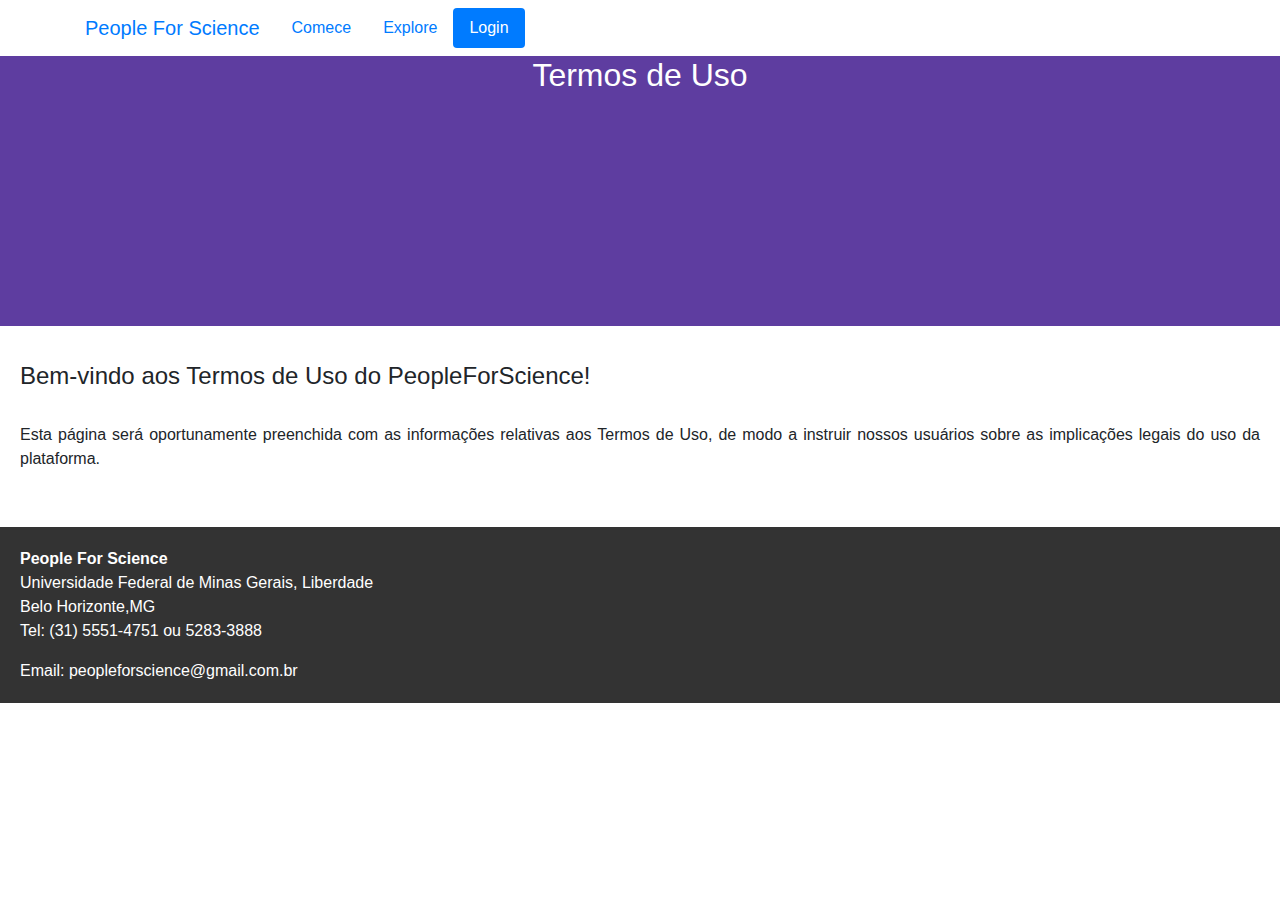
<file: termos.html>
<!DOCTYPE html>
<html lang="en" dir="ltr">
  <head>
    <meta charset="utf-8">
    <link rel="stylesheet" href="https://stackpath.bootstrapcdn.com/bootstrap/4.3.1/css/bootstrap.min.css" integrity="sha384-ggOyR0iXCbMQv3Xipma34MD+dH/1fQ784/j6cY/iJTQUOhcWr7x9JvoRxT2MZw1T" crossorigin="anonymous">
    <link rel="stylesheet" type="text/css" href="estilos.css">
    <meta name="viewport" content="width=device-width, initial-scale=1">
    <script src="https://code.jquery.com/jquery-3.3.1.slim.min.js" integrity="sha384-q8i/X+965DzO0rT7abK41JStQIAqVgRVzpbzo5smXKp4YfRvH+8abtTE1Pi6jizo" crossorigin="anonymous"></script>
    <script src="https://cdnjs.cloudflare.com/ajax/libs/popper.js/1.14.7/umd/popper.min.js" integrity="sha384-UO2eT0CpHqdSJQ6hJty5KVphtPhzWj9WO1clHTMGa3JDZwrnQq4sF86dIHNDz0W1" crossorigin="anonymous"></script>
    <script src="https://stackpath.bootstrapcdn.com/bootstrap/4.3.1/js/bootstrap.min.js" integrity="sha384-JjSmVgyd0p3pXB1rRibZUAYoIIy6OrQ6VrjIEaFf/nJGzIxFDsf4x0xIM+B07jRM" crossorigin="anonymous"></script>


    <title>Termos de Uso</title>
  </head>
  <body>
    <!--menu superior-->
    <nav class="navbar navbar-default">
        <div class="container">
          <ul class="nav nav-pills nav-fill">
            <a class="navbar-brand" href="index.html">People For Science</a>
            <li class="nav-item">
              <a class="nav-link" href="comece.html">Comece</a>
            </li>
            <li class="nav-item">
              <a class="nav-link" href="explore.html">Explore</a>
            </li>
            <li class="nav-item">
              <a class="nav-link active" href="login.html">Login</a>
            </li>
          </ul>
        </div>
    </nav>
    <!--fim menu superior-->

    <div class="alternativeHeader">

          <h2>Termos de Uso</h2>
      </div>
      <div id="main">
        <p></p>
        <h4>Bem-vindo aos Termos de Uso do PeopleForScience!</h4>
        <p><br> Esta página será oportunamente preenchida com as informações relativas
        aos Termos de Uso, de modo a instruir nossos usuários sobre as
        implicações legais do uso da plataforma.</p>
      </div>

<!---rodape------>
    <footer>
      <address>
          <strong>People For Science</strong><br>
          Universidade Federal de Minas Gerais, Liberdade<br>
          Belo Horizonte,MG<br>
          Tel: (31) 5551-4751 ou 5283-3888
      </address>
      <address>
           Email: peopleforscience@gmail.com.br
      </address>
    </footer>



  </body>
</html>
</file>
<file: estilos.css>
/*estilo do secao sobre nos--------------------------------*/
#avatar{
  border-radius: 100px;
  width: 100px;
}

#card-avatar{
  border: none;
  font: 20px Proximanova, sans-serif;
}

.card-columns {
  @include media-breakpoint-only(lg) {
    column-count: 2;
  }
  @include media-breakpoint-only(xl) {
    column-count: 3;
  }
}

.logo{
  color:#FFF;
  background-image: url(img/logo.png);
  background-size: cover;
  text-align: right;
}

.right{
  position: relative; right 0px;
  margin-left: 50%;
}

.carrossel{
  color:#FFF;
  background-image: url(img/logo.png);
  background-size: cover;
}

/*fim estilo do secao sobre nos--------------------------------*/


/*estilo do dahboard em meuprojeto.html--------------------------------*/
/* The sidebar menu */
.sidebar {
  height: 100%; /* 100% Full-height */
  width: 0; /* 0 width - change this with JavaScript */
  position: fixed; /* Stay in place */
  z-index: 1; /* Stay on top */
  top: 0;
  left: 0;
  background-color: #111; /* Black*/
  overflow-x: hidden; /* Disable horizontal scroll */
  padding-top: 60px; /* Place content 60px from the top */
  transition: 0.5s; /* 0.5 second transition effect to slide in the sidebar */
}

.sidebar p{
  padding: 8px 8px 8px 32px;
  text-decoration: none;
  font-size: 16px;
  color: #FFFFFF;
  display: block;
  transition: 0.3s;
}


/* The sidebar links */
.sidebar a{
  padding: 8px 8px 8px 32px;
  text-decoration: none;
  font-size: 14px;
  color: #818181;
  display: block;
  transition: 0.3s;
}

/* When you mouse over the navigation links, change their color */
.sidebar a:hover {
  color: #f1f1f1;
}

/* Position and style the close button (top right corner) */
.sidebar .closebtn {
  position: absolute;
  top: 0;
  right: 25px;
  font-size: 36px;
  margin-left: 50px;
}

/* The button used to open the sidebar */
.openbtn {
  font-size: 20px;
  cursor: pointer;
  background-color: #111;
  color: white;
  padding: 10px 15px;
  border: none;
}

.openbtn:hover {
  background-color: #444;
}

/* Style page content - use this if you want to push the page content to the right when you open the side navigation */
#main{
  transition: margin-left .5s; /* If you want a transition effect */
  padding: 20px;
}

#meuprojeto-navbar{
  transition: margin-left .5s; /* If you want a transition effect */
  padding-left: 20px;
}


/* On smaller screens, where height is less than 450px, change the style of the sidenav (less padding and a smaller font size) */
@media screen and (max-height: 450px) {
  .sidebar {padding-top: 15px;}
  .sidebar a {font-size: 18px;}
}
/*fim do estilo do dahboard em meuprojeto.html--------------------------------*/


.comece{
  background-color: #5E3DA0;
  background-size: cover;
  background-position:top center;
  height: 100%;
  position: relative;
  background-repeat: no-repeat;
  color: white;
}

.login, .cadastro{
  background-color: #FFF;
  background-size: cover;
  background-position:top center;
  height: 100%;
  position: relative;
  background-repeat: no-repeat;
  color: black;
}

#subtitulo{
  font: 34px sans-serif;
}

#subsubtitulo{
  font: 28px  sans-serif;
}

p{
  text-align: justify;
}

html,
body {
    height: 100%;
}

*{
  font:"Arial";
}

header{
    background-image: url(img/bkg.jpg);
    background-size: cover;
    background-position:top center;
    height: 100%;
    position: relative;
    background-repeat: no-repeat;
}

.alternativeHeader{
  background-color: #5E3DA0;
  background-size: cover;
  background-position:top center;
  height: 30%;
  position: relative;
  background-repeat: no-repeat;
  color: #FFF;
  text-align: center;

}

.exploreHeader{
  background-color: #5E3DA0;
  background-size: cover;
  background-position:top center;
  height: 30%;
  position: relative;
  background-repeat: no-repeat;
  color: #FFF;
  text-align: center;
}

.explore-select{
  background-color: rgba(0, 0, 0, 0.5);
  display: inline;
  width: 20%;
  color: #FFF;
}


.peopleforscience-banner{
    color: #FFF;
    background-color: rgba(0, 0, 0, 0.5);
    padding: 20 px;
    width: 80%;
    border-radius: 8px;
    position: absolute;
    top: 50%;
    left: 50%;
    transform: translate(-50%, -50%);
    transition: 0.3s;
}
.comece-banner{
    color: #FFF;
    background-color: rgba(0, 0, 0, 0.5);
    padding: 20 px;
    width: 80%;
    border-radius: 8px;
    position: relative;
    top: 50%;
    left: 50%;
    transform: translate(-50%, -50%);
    transition: 0.3s;
}

.login-banner, .cadastro-banner{
    color: black;
    background-color: rgba(0, 0, 0, 0);
    padding: 20 px;
    width: 80%;
    border-radius: 8px;
    position: relative;
    top: 50%;
    left: 50%;
    transform: translate(-50%, -50%);
    transition: 0.3s;
}

/* estilo dos cartoes em Explore*/
.card-info{
  display: inline;
  padding-right: 10%;
}

@media(min-width:992px) {
    .peopleforscience-banner, .comece-banner, .login-banner,.cadastro-banner {
    left: 0;
    transform: translate(0, -80%);
    width: 50%;
    }
    .peopleforscience-bannerWrapper, .comece-bannerWrapper,
    .login-bannerWrapper, .cadastro-bannerWrapper{
      position: relative;
      height: 100%;
    }
}

.facebook{
  background-color: #4B6FB8;
  width: 100%;
  color: #FFF;
}

#secondary-text{
  color: gray;
}

#espacado{
  display: block;
  padding: 5px;
}

.contato-select,
.grupo-radio{
    width: 50%;
    display: inline-block;
    vertical align: top;
}

.grupo radio .radio:first-child {
    margin-top: 0;
}


footer {
    background-color: #333;
    color:#FFF;
    padding: 20px;
    margin-top: 20px;
}

footer address:last-child {
 margin-bottom: 0;
}
</file>
